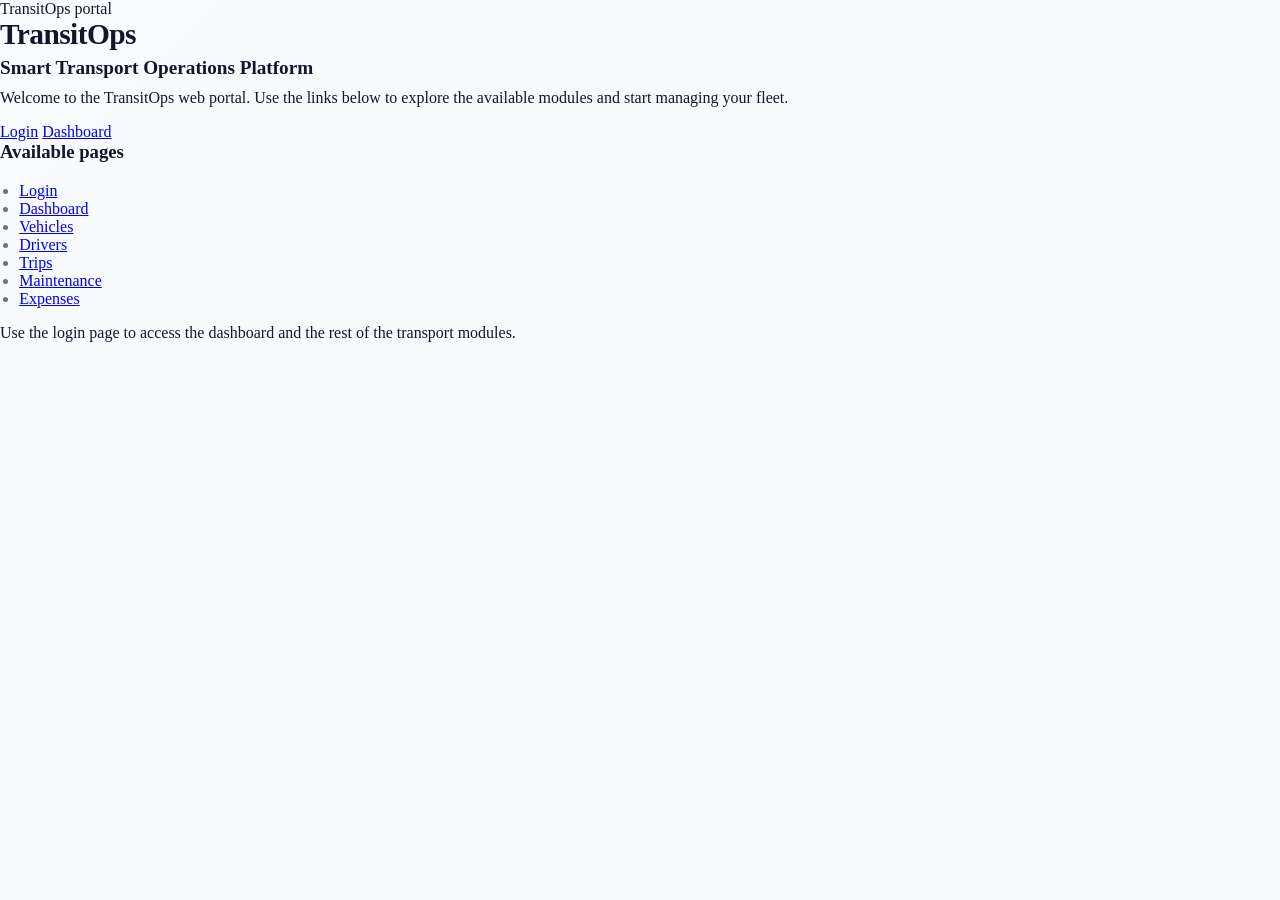
<file: WebContent/index.html>
<!DOCTYPE html>
<html lang="en">
<head>
  <meta charset="UTF-8">
  <meta name="viewport" content="width=device-width, initial-scale=1.0">
  <title>TransitOps Home</title>
  <link rel="stylesheet" href="css/style.css">
</head>
<body>
  <div class="page-shell">
    <div class="hero-card">
      <span class="eyebrow">TransitOps portal</span>
      <h1>TransitOps</h1>
      <h2>Smart Transport Operations Platform</h2>
      <p>Welcome to the TransitOps web portal. Use the links below to explore the available modules and start managing your fleet.</p>
      <div class="hero-actions">
        <a class="btn-primary" href="login.html">Login</a>
        <a class="btn-secondary" href="dashboard.html">Dashboard</a>
      </div>
    </div>

    <div class="panel">
      <h3>Available pages</h3>
      <ul>
        <li><a href="login.html">Login</a></li>
        <li><a href="dashboard.html">Dashboard</a></li>
        <li><a href="vehicles.html">Vehicles</a></li>
        <li><a href="drivers.html">Drivers</a></li>
        <li><a href="trips.html">Trips</a></li>
        <li><a href="maintenance.html">Maintenance</a></li>
        <li><a href="expenses.html">Expenses</a></li>
      </ul>
      <p>Use the login page to access the dashboard and the rest of the transport modules.</p>
    </div>
  </div>
</body>
</html>
</file>
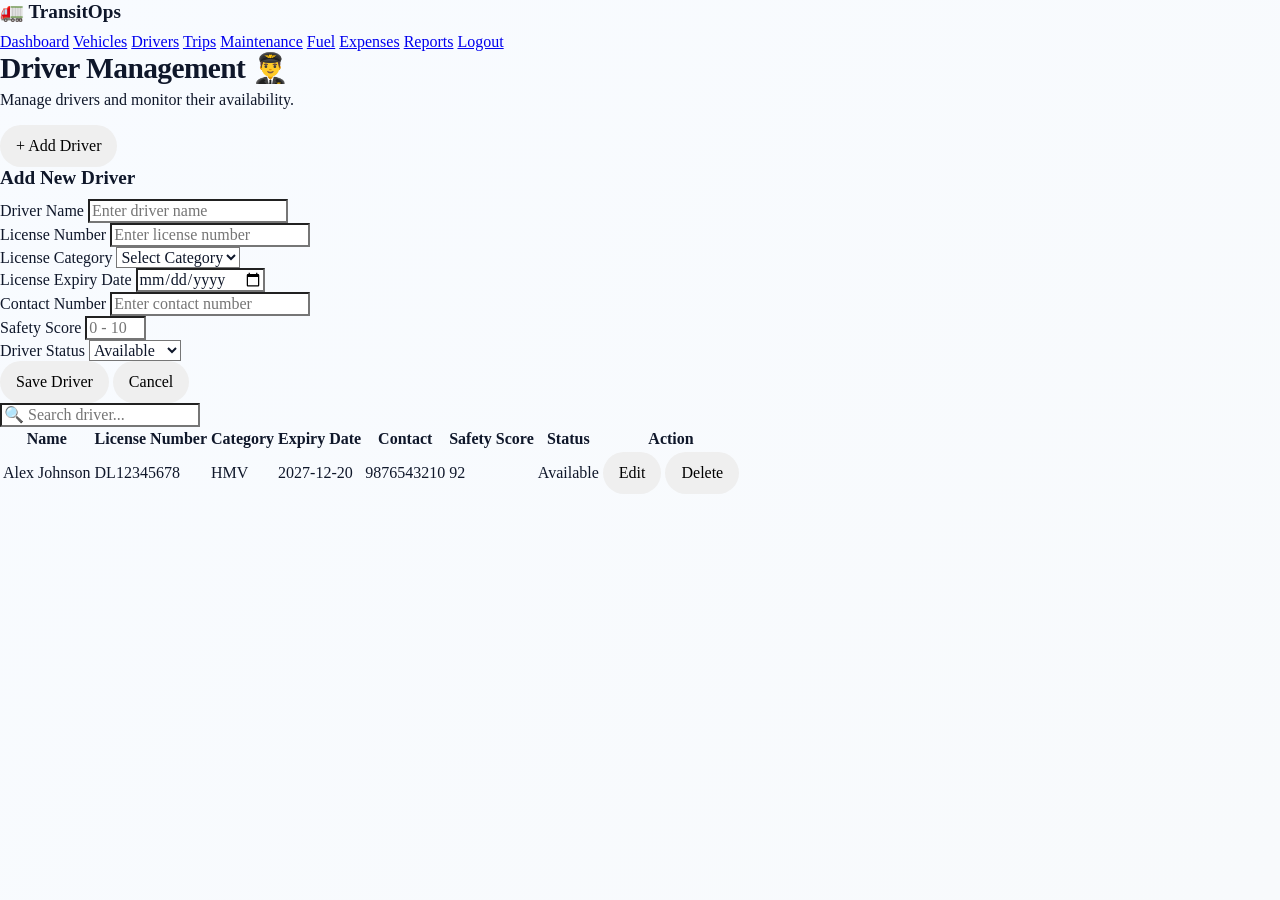
<file: WebContent/drivers.html>
<!DOCTYPE html>
<html lang="en">

<head>
    <meta charset="UTF-8">
    <meta name="viewport" content="width=device-width, initial-scale=1.0">

    <title>Driver Management | TransitOps</title>

    <link rel="stylesheet" href="css/style.css">
</head>

<body>

    <!--Sidebar-->
    <aside class="sidebar">

        <h2>🚛 TransitOps</h2>

        <nav>
            <a href="dashboard.html">Dashboard</a>
            <a href="vehicles.html">Vehicles</a>
            <a href="drivers.html" class="active">Drivers</a>
            <a href="trips.html">Trips</a>
            <a href="maintenance.html">Maintenance</a>
            <a href="fuel.html">Fuel</a>
            <a href="expenses.html">Expenses</a>
            <a href="reports.html">Reports</a>
            <a href="login.html">Logout</a>
        </nav>

    </aside>


    <!-- Main Content -->
    <main class="main-content">

        <!-- Header -->
        <div class="page-header">

            <div>
                <h1>Driver Management 👨‍✈️</h1>
                <p>Manage drivers and monitor their availability.</p>
            </div>

            <button class="add-btn" onclick="showDriverForm()">
                + Add Driver
            </button>

        </div>


        <!-- Add Driver Form -->
        <div class="driver-form" id="driverForm">

            <h2>Add New Driver</h2>

            <form id="addDriverForm">

                <div class="form-grid">

                    <div>
                        <label>Driver Name</label>
                        <input type="text" id="driverName"
                               placeholder="Enter driver name" required>
                    </div>

                    <div>
                        <label>License Number</label>
                        <input type="text" id="licenseNumber"
                               placeholder="Enter license number" required>
                    </div>

                    <div>
                        <label>License Category</label>

                        <select id="licenseCategory" required>
                            <option value="">Select Category</option>
                            <option value="LMV">LMV</option>
                            <option value="HMV">HMV</option>
                            <option value="Transport">Transport</option>
                        </select>
                    </div>

                    <div>
                        <label>License Expiry Date</label>
                        <input type="date" id="expiryDate" required>
                    </div>

                    <div>
                        <label>Contact Number</label>
                        <input type="tel" id="contactNumber"
                               placeholder="Enter contact number" required>
                    </div>

                    <div>
                        <label>Safety Score</label>
                        <input type="number" id="safetyScore"
                               min="0" max="100"
                               placeholder="0 - 100" required>
                    </div>

                    <div>
                        <label>Driver Status</label>

                        <select id="driverStatus" required>
                            <option value="Available">Available</option>
                            <option value="On Trip">On Trip</option>
                            <option value="Off Duty">Off Duty</option>
                            <option value="Suspended">Suspended</option>
                        </select>
                    </div>

                </div>

                <div class="form-buttons">

                    <button type="submit" class="save-btn">
                        Save Driver
                    </button>

                    <button type="button"
                            class="cancel-btn"
                            onclick="hideDriverForm()">
                        Cancel
                    </button>

                </div>

            </form>

        </div>


        <!-- Search -->
        <div class="search-section">

            <input type="text"
                   id="searchDriver"
                   placeholder="🔍 Search driver..."
                   onkeyup="searchDrivers()">

        </div>


        <!-- Driver Table -->
        <div class="table-container">

            <table id="driverTable">

                <thead>

                    <tr>
                        <th>Name</th>
                        <th>License Number</th>
                        <th>Category</th>
                        <th>Expiry Date</th>
                        <th>Contact</th>
                        <th>Safety Score</th>
                        <th>Status</th>
                        <th>Action</th>
                    </tr>

                </thead>

                <tbody id="driverTableBody">

                    <!-- Sample Driver -->

                    <tr>

                        <td>Alex Johnson</td>

                        <td>DL12345678</td>

                        <td>HMV</td>

                        <td>2027-12-20</td>

                        <td>9876543210</td>

                        <td>92</td>

                        <td>
                            <span class="status available">
                                Available
                            </span>
                        </td>

                        <td>

                            <button class="edit-btn">
                                Edit
                            </button>

                            <button class="delete-btn"
                                    onclick="deleteDriver(this)">
                                Delete
                            </button>

                        </td>

                    </tr>

                </tbody>

            </table>

        </div>

    </main>


    <!-- JavaScript -->
    <script>

        // Show Driver Form
        function showDriverForm() {
            document.getElementById("driverForm").style.display = "block";
        }


        // Hide Driver Form
        function hideDriverForm() {
            document.getElementById("driverForm").style.display = "none";
        }


        // Add Driver
        document.getElementById("addDriverForm")
        .addEventListener("submit", function(event) {

            event.preventDefault();

            let name =
                document.getElementById("driverName").value;

            let license =
                document.getElementById("licenseNumber").value;

            let category =
                document.getElementById("licenseCategory").value;

            let expiry =
                document.getElementById("expiryDate").value;

            let contact =
                document.getElementById("contactNumber").value;

            let safety =
                document.getElementById("safetyScore").value;

            let status =
                document.getElementById("driverStatus").value;


            // Check License Expiry

            let today = new Date();

            let expiryDate = new Date(expiry);

            if (expiryDate < today) {

                alert("Driver license has expired!");

                return;
            }


            let table =
                document.getElementById("driverTableBody");


            let newRow = table.insertRow();


            newRow.innerHTML = `

                <td>${name}</td>

                <td>${license}</td>

                <td>${category}</td>

                <td>${expiry}</td>

                <td>${contact}</td>

                <td>${safety}</td>

                <td>
                    <span class="status available">
                        ${status}
                    </span>
                </td>

                <td>

                    <button class="edit-btn">
                        Edit
                    </button>

                    <button class="delete-btn"
                            onclick="deleteDriver(this)">
                        Delete
                    </button>

                </td>

            `;


            alert("Driver Added Successfully!");

            document.getElementById("addDriverForm").reset();

            hideDriverForm();

        });


        // Delete Driver

        function deleteDriver(button) {

            let confirmDelete =
                confirm("Are you sure you want to delete this driver?");


            if (confirmDelete) {

                button.closest("tr").remove();

            }

        }


        // Search Driver

        function searchDrivers() {

            let input =
                document.getElementById("searchDriver")
                .value.toLowerCase();


            let rows =
                document.querySelectorAll("#driverTableBody tr");


            rows.forEach(function(row) {

                let text = row.innerText.toLowerCase();

                if (text.includes(input)) {

                    row.style.display = "";

                }

                else {

                    row.style.display = "none";

                }

            });

        }

    </script>

</body>

</html>
</file>
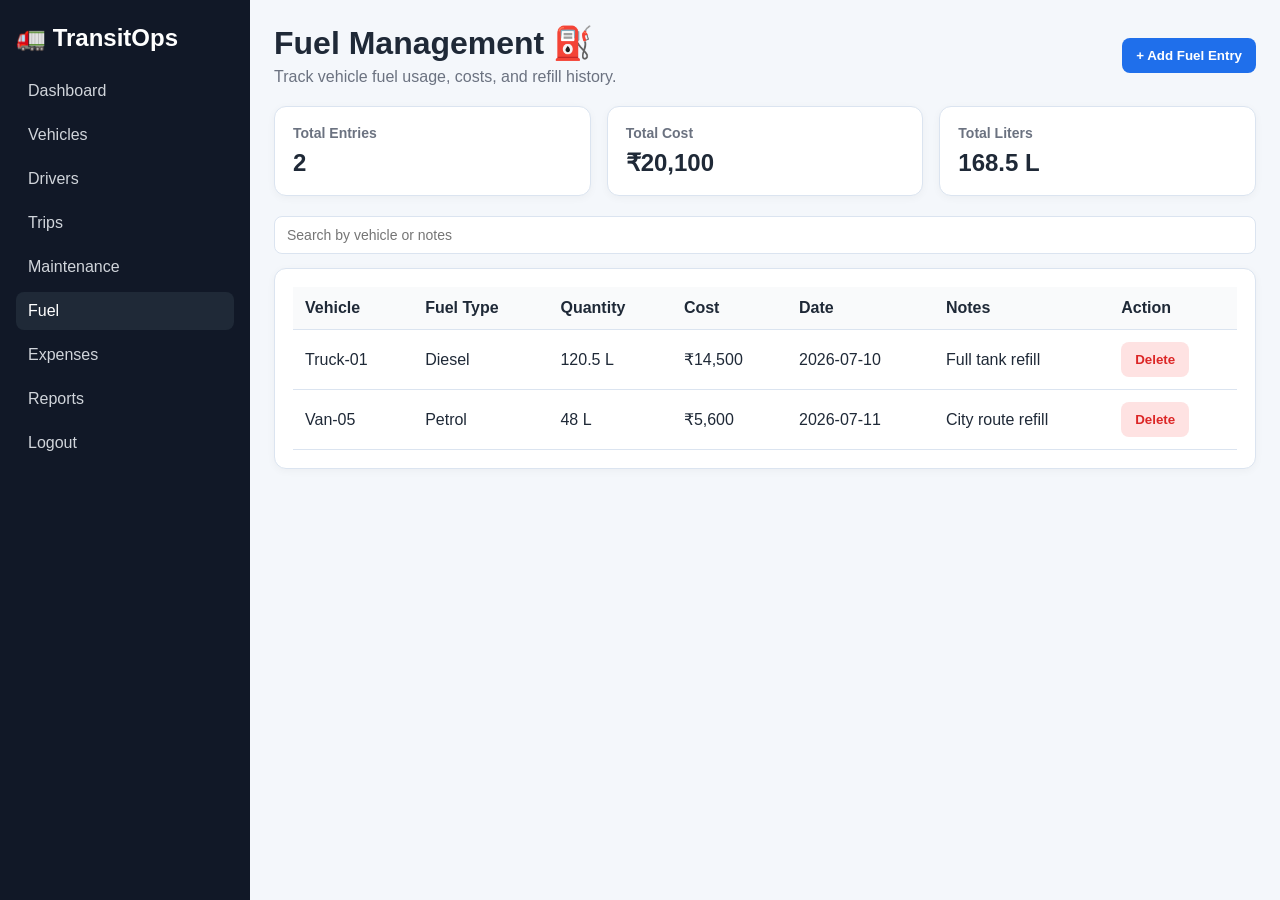
<file: WebContent/fuel.html>
<!DOCTYPE html>
<html lang="en">
<head>
    <meta charset="UTF-8">
    <meta name="viewport" content="width=device-width, initial-scale=1.0">
    <title>Fuel Management | TransitOps</title>
    <style>
        :root {
            --bg: #f4f7fb;
            --card: #ffffff;
            --primary: #1f6feb;
            --primary-dark: #164ea7;
            --text: #1f2937;
            --muted: #6b7280;
            --border: #dbe4f0;
            --danger: #dc2626;
            --success: #16a34a;
        }

        * { box-sizing: border-box; }
        body {
            margin: 0;
            font-family: Arial, sans-serif;
            background: var(--bg);
            color: var(--text);
            display: flex;
        }

        .sidebar {
            width: 250px;
            min-height: 100vh;
            background: #111827;
            color: white;
            padding: 24px 16px;
        }

        .sidebar h2 { margin-top: 0; font-size: 24px; }
        .sidebar a {
            display: block;
            color: #d1d5db;
            text-decoration: none;
            padding: 10px 12px;
            border-radius: 8px;
            margin-bottom: 6px;
        }
        .sidebar a.active, .sidebar a:hover { background: #1f2937; color: white; }

        .main-content { flex: 1; padding: 24px; }
        .page-header {
            display: flex;
            justify-content: space-between;
            align-items: center;
            margin-bottom: 20px;
        }
        .page-header h1 { margin: 0 0 6px; }
        .page-header p { margin: 0; color: var(--muted); }

        .add-btn, .save-btn, .cancel-btn, .delete-btn {
            border: none;
            cursor: pointer;
            border-radius: 8px;
            padding: 10px 14px;
            font-weight: 600;
        }
        .add-btn, .save-btn { background: var(--primary); color: white; }
        .cancel-btn { background: #e5e7eb; color: var(--text); }
        .delete-btn { background: #fee2e2; color: var(--danger); }

        .summary-grid {
            display: grid;
            grid-template-columns: repeat(3, minmax(180px, 1fr));
            gap: 16px;
            margin-bottom: 20px;
        }
        .summary-card, .panel, .table-card {
            background: var(--card);
            border: 1px solid var(--border);
            border-radius: 12px;
            padding: 18px;
            box-shadow: 0 2px 8px rgba(0,0,0,0.04);
        }
        .summary-card h3 { margin: 0 0 8px; color: var(--muted); font-size: 14px; }
        .summary-card h2 { margin: 0; font-size: 24px; }

        .panel { margin-bottom: 20px; }
        .panel h3 { margin-top: 0; }
        .form-grid {
            display: grid;
            grid-template-columns: repeat(2, 1fr);
            gap: 16px;
        }
        label { display: block; margin-bottom: 6px; font-weight: 600; }
        input, select, textarea {
            width: 100%;
            padding: 10px 12px;
            border: 1px solid var(--border);
            border-radius: 8px;
            font-size: 14px;
        }
        textarea { min-height: 90px; resize: vertical; }
        .form-actions { display: flex; gap: 10px; margin-top: 16px; }

        .search-section {
            display: flex;
            gap: 12px;
            margin-bottom: 14px;
        }
        .search-section input { flex: 1; }

        table { width: 100%; border-collapse: collapse; }
        th, td { padding: 12px; border-bottom: 1px solid var(--border); text-align: left; }
        th { background: #f9fafb; }

        @media (max-width: 900px) {
            body { flex-direction: column; }
            .sidebar { width: 100%; min-height: auto; }
            .summary-grid, .form-grid { grid-template-columns: 1fr; }
        }
    </style>
</head>
<body>
    <aside class="sidebar">
        <h2>🚛 TransitOps</h2>
        <nav>
            <a href="dashboard.html">Dashboard</a>
            <a href="vehicles.html">Vehicles</a>
            <a href="drivers.html">Drivers</a>
            <a href="trips.html">Trips</a>
            <a href="maintenance.html">Maintenance</a>
            <a href="fuel.html" class="active">Fuel</a>
            <a href="expenses.html">Expenses</a>
            <a href="reports.html">Reports</a>
            <a href="login.html">Logout</a>
        </nav>
    </aside>

    <main class="main-content">
        <div class="page-header">
            <div>
                <h1>Fuel Management ⛽</h1>
                <p>Track vehicle fuel usage, costs, and refill history.</p>
            </div>
            <button class="add-btn" id="toggleFormBtn">+ Add Fuel Entry</button>
        </div>

        <div class="summary-grid">
            <div class="summary-card">
                <h3>Total Entries</h3>
                <h2 id="totalEntries">0</h2>
            </div>
            <div class="summary-card">
                <h3>Total Cost</h3>
                <h2 id="totalCost">₹0</h2>
            </div>
            <div class="summary-card">
                <h3>Total Liters</h3>
                <h2 id="totalLiters">0 L</h2>
            </div>
        </div>

        <div class="panel" id="formPanel" style="display:none;">
            <h3>Add Fuel Entry</h3>
            <form id="fuelForm">
                <div class="form-grid">
                    <div>
                        <label for="vehicleNumber">Vehicle</label>
                        <select id="vehicleNumber" required>
                            <option value="">Select Vehicle</option>
                            <option value="Truck-01">Truck-01</option>
                            <option value="Truck-02">Truck-02</option>
                            <option value="Van-05">Van-05</option>
                        </select>
                    </div>
                    <div>
                        <label for="fuelType">Fuel Type</label>
                        <select id="fuelType" required>
                            <option value="">Select Type</option>
                            <option value="Diesel">Diesel</option>
                            <option value="Petrol">Petrol</option>
                            <option value="CNG">CNG</option>
                            <option value="Electric">Electric</option>
                        </select>
                    </div>
                    <div>
                        <label for="quantity">Quantity (Liters)</label>
                        <input type="number" id="quantity" min="1" step="0.1" required>
                    </div>
                    <div>
                        <label for="cost">Cost (₹)</label>
                        <input type="number" id="cost" min="1" step="0.01" required>
                    </div>
                    <div>
                        <label for="entryDate">Date</label>
                        <input type="date" id="entryDate" required>
                    </div>
                    <div>
                        <label for="notes">Notes</label>
                        <textarea id="notes" placeholder="Refill / service / route note"></textarea>
                    </div>
                </div>
                <div class="form-actions">
                    <button type="submit" class="save-btn">Save Entry</button>
                    <button type="button" class="cancel-btn" id="cancelBtn">Cancel</button>
                </div>
            </form>
        </div>

        <div class="search-section">
            <input type="text" id="searchFuel" placeholder="Search by vehicle or notes">
        </div>

        <div class="table-card">
            <table>
                <thead>
                    <tr>
                        <th>Vehicle</th>
                        <th>Fuel Type</th>
                        <th>Quantity</th>
                        <th>Cost</th>
                        <th>Date</th>
                        <th>Notes</th>
                        <th>Action</th>
                    </tr>
                </thead>
                <tbody id="fuelTableBody"></tbody>
            </table>
        </div>
    </main>

    <script>
        const initialEntries = [
            { vehicleNumber: 'Truck-01', fuelType: 'Diesel', quantity: 120.5, cost: 14500, date: '2026-07-10', notes: 'Full tank refill' },
            { vehicleNumber: 'Van-05', fuelType: 'Petrol', quantity: 48, cost: 5600, date: '2026-07-11', notes: 'City route refill' }
        ];

        let fuelEntries = [...initialEntries];
        const fuelTableBody = document.getElementById('fuelTableBody');
        const searchInput = document.getElementById('searchFuel');
        const formPanel = document.getElementById('formPanel');
        const fuelForm = document.getElementById('fuelForm');

        function formatCurrency(value) {
            return '₹' + Number(value).toLocaleString('en-IN');
        }

        function renderEntries() {
            const query = searchInput.value.toLowerCase();
            const filtered = fuelEntries.filter(entry =>
                entry.vehicleNumber.toLowerCase().includes(query) ||
                entry.notes.toLowerCase().includes(query)
            );

            fuelTableBody.innerHTML = '';

            if (filtered.length === 0) {
                fuelTableBody.innerHTML = '<tr><td colspan="7">No fuel entries found.</td></tr>';
                return;
            }

            filtered.forEach((entry, index) => {
                const row = document.createElement('tr');
                row.innerHTML = `
                    <td>${entry.vehicleNumber}</td>
                    <td>${entry.fuelType}</td>
                    <td>${entry.quantity} L</td>
                    <td>${formatCurrency(entry.cost)}</td>
                    <td>${entry.date}</td>
                    <td>${entry.notes}</td>
                    <td>
                        <button class="delete-btn" onclick="deleteEntry(${index})">Delete</button>
                    </td>
                `;
                fuelTableBody.appendChild(row);
            });
        }

        function updateSummary() {
            document.getElementById('totalEntries').textContent = fuelEntries.length;
            document.getElementById('totalCost').textContent = formatCurrency(fuelEntries.reduce((sum, entry) => sum + entry.cost, 0));
            document.getElementById('totalLiters').textContent = fuelEntries.reduce((sum, entry) => sum + entry.quantity, 0).toFixed(1) + ' L';
        }

        function deleteEntry(index) {
            fuelEntries.splice(index, 1);
            renderEntries();
            updateSummary();
        }

        document.getElementById('toggleFormBtn').addEventListener('click', () => {
            formPanel.style.display = formPanel.style.display === 'none' ? 'block' : 'none';
        });

        document.getElementById('cancelBtn').addEventListener('click', () => {
            formPanel.style.display = 'none';
            fuelForm.reset();
        });

        fuelForm.addEventListener('submit', function (event) {
            event.preventDefault();

            const newEntry = {
                vehicleNumber: document.getElementById('vehicleNumber').value,
                fuelType: document.getElementById('fuelType').value,
                quantity: parseFloat(document.getElementById('quantity').value),
                cost: parseFloat(document.getElementById('cost').value),
                date: document.getElementById('entryDate').value,
                notes: document.getElementById('notes').value || 'No notes'
            };

            fuelEntries.push(newEntry);
            fuelForm.reset();
            formPanel.style.display = 'none';
            renderEntries();
            updateSummary();
        });

        searchInput.addEventListener('input', renderEntries);
        renderEntries();
        updateSummary();
    </script>
</body>
</html>
</file>
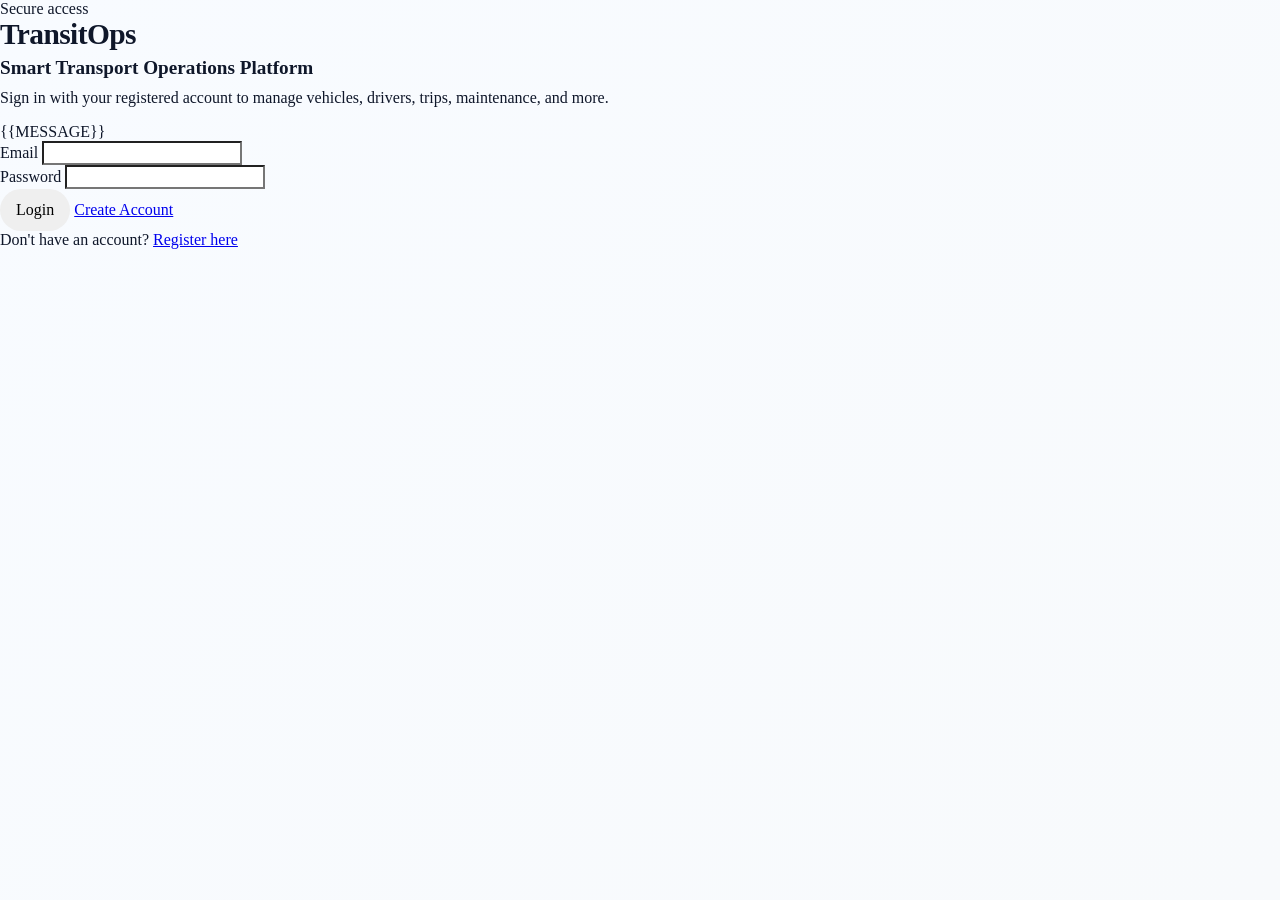
<file: WebContent/login.html>
<!DOCTYPE html>
<html lang="en">
<head>
  <meta charset="UTF-8">
  <meta name="viewport" content="width=device-width, initial-scale=1.0">
  <title>TransitOps Login</title>
  <link rel="stylesheet" href="css/style.css">
</head>
<body>
  <div class="page-shell">
    <div class="hero-card auth-card">
      <span class="eyebrow">Secure access</span>
      <h1>TransitOps</h1>
      <h2>Smart Transport Operations Platform</h2>
      <p>Sign in with your registered account to manage vehicles, drivers, trips, maintenance, and more.</p>
      {{MESSAGE}}
      <form action="/login" method="post" class="panel">
        <div class="form-grid">
          <div>
            <label for="email">Email</label>
            <input type="email" id="email" name="email" required>
          </div>
          <div>
            <label for="password">Password</label>
            <input type="password" id="password" name="password" required>
          </div>
        </div>
        <div class="form-buttons">
          <button type="submit" class="btn-primary">Login</button>
          <a class="btn-secondary" href="register.html">Create Account</a>
        </div>
      </form>
      <p class="auth-footer">Don't have an account? <a href="register.html">Register here</a></p>
    </div>
  </div>
</body>
</html>
</file>
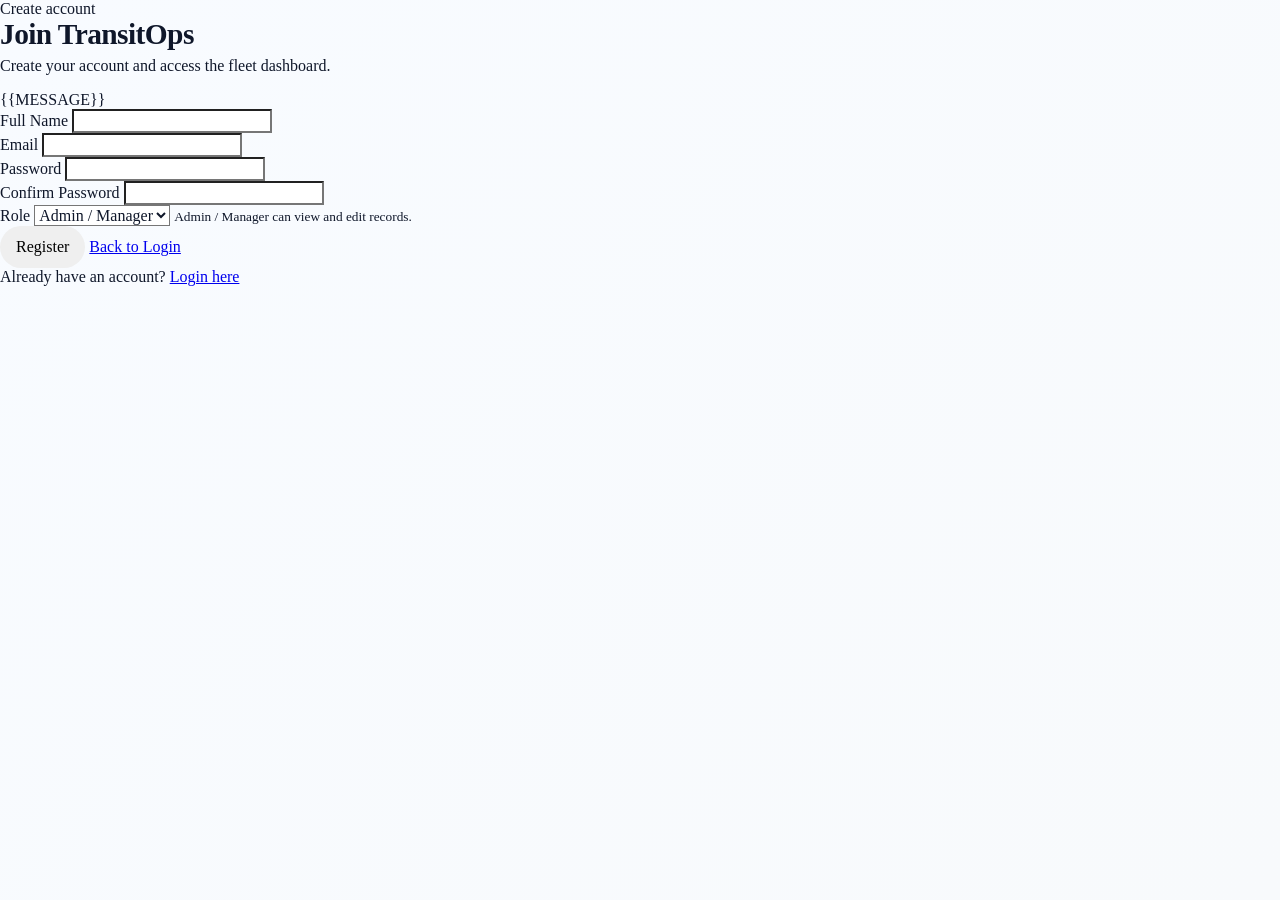
<file: WebContent/register.html>
<!DOCTYPE html>
<html lang="en">
<head>
  <meta charset="UTF-8">
  <meta name="viewport" content="width=device-width, initial-scale=1.0">
  <title>TransitOps Register</title>
  <link rel="stylesheet" href="css/style.css">
</head>
<body>
  <div class="page-shell">
    <div class="hero-card auth-card">
      <span class="eyebrow">Create account</span>
      <h1>Join TransitOps</h1>
      <p>Create your account and access the fleet dashboard.</p>
      {{MESSAGE}}
      <form action="/register" method="post" class="panel">
        <div class="form-grid">
          <div>
            <label for="fullName">Full Name</label>
            <input type="text" id="fullName" name="fullName" required>
          </div>
          <div>
            <label for="email">Email</label>
            <input type="email" id="email" name="email" required>
          </div>
          <div>
            <label for="password">Password</label>
            <input type="password" id="password" name="password" required>
          </div>
          <div>
            <label for="confirmPassword">Confirm Password</label>
            <input type="password" id="confirmPassword" name="confirmPassword" required>
          </div>
          <div>
            <label for="role">Role</label>
            <select id="role" name="role" required>
              <option value="Admin">Admin / Manager</option>
              <option value="Driver">Driver</option>
            </select>
            <small class="field-hint">Admin / Manager can view and edit records.</small>
          </div>
        </div>
        <div class="form-buttons">
          <button type="submit" class="btn-primary">Register</button>
          <a class="btn-secondary" href="login.html">Back to Login</a>
        </div>
      </form>
      <p class="auth-footer">Already have an account? <a href="login.html">Login here</a></p>
    </div>
  </div>
</body>
</html>
</file>
<file: WebContent/css/style.css>
:root {
<<<<<<< HEAD
  --bg: radial-gradient(circle at top left, #203a5d 0%, #0f172a 45%, #020617 100%);
  --surface: rgba(255, 255, 255, 0.97);
  --surface-muted: #eef2ff;
  --primary: #7c3aed;
  --primary-dark: #4c1d95;
  --accent: #14b8a6;
  --text: #0f172a;
  --text-strong: #111827;
  --muted: #475569;
  --border: #dbe4ff;
  --success: #16a34a;
  --warning: #d97706;
  --danger: #dc2626;
  --shadow: 0 24px 60px rgba(2, 8, 23, 0.26);
=======
  --primary: #2563EB;
  --secondary: #3B82F6;
  --sidebar: #1E293B;
  --bg: #F8FAFC;
  --card: #FFFFFF;
  --text: #0F172A;
  --muted: #64748B;
  --border: #E2E8F0;
  --success: #22C55E;
  --warning: #F59E0B;
  --danger: #EF4444;
  --shadow: 0 12px 35px rgba(15, 23, 42, 0.08);
  --shadow-lg: 0 22px 50px rgba(15, 23, 42, 0.12);
  --radius: 14px;
  --transition: all 0.24s ease;
}

/* Base reset */
* {
  box-sizing: border-box;
>>>>>>> 1707cee8ac3235693ac2338d20be2be6d7bf746d
}

* { box-sizing: border-box; }
body {
  margin: 0;
<<<<<<< HEAD
  font-family: "Inter", "Segoe UI", Arial, sans-serif;
  background: var(--bg);
  color: var(--text-strong);
=======
  font-family: Inter, Arial, sans-serif;
  background: linear-gradient(135deg, #f8fbff 0%, var(--bg) 100%);
  color: var(--text);
>>>>>>> 1707cee8ac3235693ac2338d20be2be6d7bf746d
  line-height: 1.6;
  min-height: 100vh;
}

<<<<<<< HEAD
a { color: var(--primary); text-decoration: none; }
a:hover { color: var(--accent); }
h1, h2, h3, p { margin-top: 0; }
button, input, select, textarea { font: inherit; }
button {
  border: none;
  cursor: pointer;
  border-radius: 999px;
  padding: 0.75rem 1rem;
  transition: transform 0.15s ease, box-shadow 0.15s ease;
}
button:hover { transform: translateY(-1px); }
input, select, textarea {
=======
a {
  color: var(--primary);
  text-decoration: none;
  transition: color 0.2s ease;
}

a:hover {
  color: var(--secondary);
}

button,
input,
select,
textarea {
  font: inherit;
}

button {
  border: none;
  cursor: pointer;
  transition: var(--transition);
}

input,
select,
textarea {
>>>>>>> 1707cee8ac3235693ac2338d20be2be6d7bf746d
  width: 100%;
  padding: 0.9rem 1rem;
  border: 1px solid var(--border);
<<<<<<< HEAD
  border-radius: 14px;
  background: #ffffff;
  color: var(--text-strong);
  box-shadow: inset 0 1px 2px rgba(15, 23, 42, 0.05);
}
input::placeholder, textarea::placeholder { color: #64748b; }
input:focus, select:focus, textarea:focus { outline: 2px solid rgba(124, 58, 237, 0.18); border-color: var(--primary); }
=======
  border-radius: 12px;
  background: var(--card);
  color: var(--text);
  transition: var(--transition);
}

input:focus,
select:focus,
textarea:focus {
  outline: none;
  border-color: var(--primary);
  box-shadow: 0 0 0 4px rgba(37, 99, 235, 0.12);
}

ul {
  padding-left: 1.2rem;
  color: var(--muted);
}

h1, h2, h3, p {
  margin-top: 0;
}

h1 {
  font-size: clamp(1.7rem, 2.3vw, 2.3rem);
  margin-bottom: 0.4rem;
  letter-spacing: -0.02em;
}

h2 {
  font-size: 1.2rem;
  margin-bottom: 0.6rem;
}

/* Layout shell */
>>>>>>> 1707cee8ac3235693ac2338d20be2be6d7bf746d
.page-shell {
  max-width: 1280px;
  margin: 0 auto;
  padding: 32px 24px 48px;
}
<<<<<<< HEAD
.hero-card, .panel, .card, .table-container, .table-panel {
  background: var(--surface);
=======

.hero-card,
.panel,
.card,
.summary-card,
.stat-card,
.table-container,
.table-panel,
.driver-form,
.expense-form {
  background: var(--card);
>>>>>>> 1707cee8ac3235693ac2338d20be2be6d7bf746d
  border: 1px solid var(--border);
  border-radius: 24px;
  box-shadow: var(--shadow);
}
<<<<<<< HEAD
.hero-card { padding: 2rem; margin-bottom: 1.5rem; }
.hero-card .eyebrow {
  display: inline-block;
  margin-bottom: 0.5rem;
  padding: 0.35rem 0.75rem;
  border-radius: 999px;
  background: rgba(124, 58, 237, 0.12);
  color: var(--primary-dark);
=======

.hero-card {
  padding: 32px;
  margin-bottom: 24px;
  position: relative;
  overflow: hidden;
}

.hero-card::before {
  content: "";
  position: absolute;
  inset: 0;
  background: radial-gradient(circle at top right, rgba(37, 99, 235, 0.16), transparent 38%);
  pointer-events: none;
}

.hero-card .eyebrow {
  display: inline-block;
  margin-bottom: 10px;
  padding: 0.42rem 0.75rem;
  border-radius: 999px;
  background: rgba(37, 99, 235, 0.1);
  color: var(--primary);
  font-size: 0.75rem;
>>>>>>> 1707cee8ac3235693ac2338d20be2be6d7bf746d
  font-weight: 700;
  letter-spacing: 0.1em;
  text-transform: uppercase;
}
<<<<<<< HEAD
.hero-card h1, .hero-card h2, .panel h2, .card h3 { color: var(--text-strong); }
.hero-card p { color: var(--muted); }
.hero-actions, .form-buttons { display: flex; flex-wrap: wrap; gap: 0.75rem; margin-top: 1rem; }
.btn-primary, .add-btn, .save-btn {
  background: linear-gradient(135deg, var(--primary), var(--accent));
  color: #fff;
  box-shadow: 0 10px 24px rgba(124, 58, 237, 0.22);
}
.btn-secondary, .cancel-btn {
  background: var(--surface-muted);
  color: var(--text-strong);
=======

.hero-card p {
  color: var(--muted);
  max-width: 760px;
}

.hero-actions {
  display: flex;
  flex-wrap: wrap;
  gap: 12px;
  margin-top: 16px;
}

/* Buttons */
.btn-primary,
.add-btn,
.save-btn {
  background: linear-gradient(135deg, var(--primary), var(--secondary));
  color: #fff;
  padding: 0.82rem 1.1rem;
  border-radius: 999px;
  font-weight: 600;
  box-shadow: 0 10px 24px rgba(37, 99, 235, 0.2);
}

.btn-primary:hover,
.add-btn:hover,
.save-btn:hover {
  transform: translateY(-2px);
  box-shadow: 0 14px 28px rgba(37, 99, 235, 0.24);
}

.btn-secondary,
.cancel-btn {
  background: #fff;
  color: var(--text);
>>>>>>> 1707cee8ac3235693ac2338d20be2be6d7bf746d
  border: 1px solid var(--border);
  padding: 0.82rem 1.1rem;
  border-radius: 999px;
  font-weight: 600;
}
<<<<<<< HEAD
.grid { display: grid; grid-template-columns: repeat(2, minmax(220px, 1fr)); gap: 1rem; }
.card { padding: 1rem 1.1rem; }
.card h3 { color: var(--muted); margin-bottom: 0.25rem; }
.stat-value { font-size: 1.45rem; font-weight: 700; margin: 0; color: var(--text-strong); }
.panel { padding: 1.2rem; margin-top: 1rem; }
.form-grid { display: grid; grid-template-columns: repeat(2, minmax(220px, 1fr)); gap: 1rem; }
.form-grid > div { display: flex; flex-direction: column; }
label { font-weight: 600; margin-bottom: 0.35rem; color: var(--text-strong); }
.field-hint { display: block; margin-top: 0.35rem; color: var(--muted); font-size: 0.9rem; }
.feature-grid { display: grid; grid-template-columns: repeat(2, minmax(220px, 1fr)); gap: 1rem; margin-top: 1rem; }
.feature-card {
  display: block;
  padding: 1.1rem;
  border-radius: 20px;
  background: linear-gradient(135deg, #f5f3ff 0%, #ecfeff 100%);
  color: var(--text-strong);
=======

.btn-secondary:hover,
.cancel-btn:hover {
  transform: translateY(-2px);
  box-shadow: var(--shadow);
}

/* Cards and sections */
.grid {
  display: grid;
  grid-template-columns: repeat(2, minmax(240px, 1fr));
  gap: 16px;
}

.summary-card,
.stat-card,
.card {
  padding: 20px;
  border-top: 3px solid var(--primary);
  position: relative;
  overflow: hidden;
}

.summary-card:hover,
.stat-card:hover,
.card:hover,
.panel:hover {
  transform: translateY(-2px);
  box-shadow: var(--shadow-lg);
}

.summary-card h3,
.stat-label {
  font-size: 0.88rem;
  color: var(--muted);
  margin: 0 0 8px;
}

.summary-card h2,
.stat-value {
  font-size: 1.45rem;
  margin: 0;
  font-weight: 700;
}

.panel {
  padding: 22px;
  margin-top: 18px;
}

.panel h2 {
  margin-bottom: 12px;
}

/* Forms */
.form-grid {
  display: grid;
  grid-template-columns: repeat(2, minmax(220px, 1fr));
  gap: 16px;
}

.form-grid > div {
  display: flex;
  flex-direction: column;
  gap: 6px;
}

label {
  font-weight: 600;
  color: var(--text);
  font-size: 0.95rem;
}

.form-buttons {
  display: flex;
  gap: 12px;
  flex-wrap: wrap;
  margin-top: 16px;
}

/* Search and filter */
.search-section {
  display: flex;
  flex-wrap: wrap;
  gap: 12px;
  margin: 20px 0 16px;
}

.search-section input {
  flex: 1 1 260px;
}

.search-section select {
  flex: 0 0 220px;
}

/* Tables */
table {
  width: 100%;
  border-collapse: collapse;
  background: var(--card);
}

th,
td {
  text-align: left;
  padding: 14px 12px;
  border-bottom: 1px solid var(--border);
  vertical-align: middle;
}

th {
  background: #f8fbff;
  color: var(--muted);
  font-size: 0.78rem;
  letter-spacing: 0.08em;
  text-transform: uppercase;
  position: sticky;
  top: 0;
  z-index: 1;
}

tbody tr:nth-child(even) {
  background: rgba(248, 250, 252, 0.7);
}

tbody tr:hover {
  background: rgba(37, 99, 235, 0.04);
}

.status {
  display: inline-block;
  padding: 0.34rem 0.7rem;
  border-radius: 999px;
  font-size: 0.8rem;
>>>>>>> 1707cee8ac3235693ac2338d20be2be6d7bf746d
  font-weight: 700;
  border: 1px solid #e9e3ff;
}
.message { padding: 0.8rem 1rem; border-radius: 14px; margin-bottom: 1rem; }
.message.success { background: #ecfdf3; color: #166534; }
.message.error { background: #fef2f2; color: #991b1b; }
.auth-card { max-width: 720px; margin: 2rem auto; }
.auth-card .panel { margin-top: 1.2rem; }
.auth-footer {
  margin-top: 1rem;
  text-align: center;
  color: var(--muted);
  font-weight: 600;
}
.auth-footer a { color: var(--primary); }
.status.available,
.status.active {
  background: rgba(34, 197, 94, 0.12);
  color: var(--success);
}

.status.on-trip {
  background: rgba(37, 99, 235, 0.12);
  color: var(--primary);
}

.status.off-duty,
.status.in-maintenance,
.status.inactive {
  background: rgba(245, 158, 11, 0.12);
  color: var(--warning);
}

.status.suspended {
  background: rgba(239, 68, 68, 0.12);
  color: var(--danger);
}

.notice {
  padding: 12px 14px;
  border-radius: 12px;
  background: rgba(37, 99, 235, 0.08);
  border: 1px solid rgba(37, 99, 235, 0.12);
  color: var(--primary);
  margin-bottom: 12px;
}

/* Sidebar for dashboard-style pages */
.sidebar {
  position: fixed;
  top: 0;
  left: 0;
  width: 260px;
  height: 100vh;
  background: var(--sidebar);
  color: #fff;
  padding: 24px 18px;
  display: flex;
  flex-direction: column;
  box-shadow: 18px 0 40px rgba(15, 23, 42, 0.15);
  z-index: 10;
}

.sidebar h2 {
  font-size: 1.25rem;
  margin: 0 0 24px;
  color: #fff;
}

.sidebar nav {
  display: flex;
  flex-direction: column;
  gap: 8px;
}

.sidebar nav a {
  color: #cbd5e1;
  padding: 11px 13px;
  border-radius: 12px;
  display: flex;
  align-items: center;
  gap: 10px;
  transition: var(--transition);
}

.sidebar nav a:hover,
.sidebar nav a.active {
  background: rgba(255, 255, 255, 0.1);
  color: #fff;
  transform: translateX(3px);
}

.main-content {
  margin-left: 260px;
  min-height: 100vh;
  padding: 24px 24px 40px;
  background: transparent;
}

.page-header {
  display: flex;
  justify-content: space-between;
  align-items: center;
  gap: 16px;
  margin-bottom: 20px;
}

.page-header h1 {
  margin: 0;
}

.page-header p {
  margin: 8px 0 0;
  color: var(--muted);
}

.driver-form,
.expense-form {
  padding: 22px;
  margin-bottom: 18px;
}

.expense-summary {
  display: grid;
  grid-template-columns: repeat(2, minmax(220px, 1fr));
  gap: 16px;
  margin-bottom: 20px;
}

.table-container {
  padding: 16px;
  overflow: auto;
}

.table-container table {
  min-width: 720px;
}

.edit-btn,
.delete-btn {
  padding: 0.6rem 0.8rem;
  border-radius: 999px;
  font-size: 0.86rem;
  font-weight: 600;
  margin-right: 6px;
}

.edit-btn {
  background: #eff6ff;
  color: var(--primary);
}

.delete-btn {
  background: #fef2f2;
  color: var(--danger);
}

.edit-btn:hover,
.delete-btn:hover {
  transform: translateY(-1px);
}

.modal-overlay {
  display: none;
  position: fixed;
  inset: 0;
  background: rgba(15, 23, 42, 0.58);
  padding: 16px;
  align-items: center;
  justify-content: center;
  z-index: 1000;
}

.modal {
  width: min(860px, 100%);
  background: var(--card);
  border-radius: 18px;
  box-shadow: var(--shadow-lg);
  overflow: hidden;
}

.modal-header,
.modal-footer {
  display: flex;
  justify-content: space-between;
  align-items: center;
  padding: 16px 20px;
}

.modal-header {
  border-bottom: 1px solid var(--border);
}

.modal-footer {
  border-top: 1px solid var(--border);
}

.modal-body {
  padding: 20px;
}

.modal-close {
  background: transparent;
  color: var(--muted);
  font-size: 1.4rem;
  padding: 0 5px;
}

.modal-close:hover {
  color: var(--text);
}

/* Responsive behavior */
@media (max-width: 1024px) {
  .main-content {
    margin-left: 0;
  }

  .sidebar {
    position: sticky;
    top: 0;
    width: 100%;
    height: auto;
  }

  .sidebar nav {
    flex-direction: row;
    flex-wrap: wrap;
  }

  .sidebar h2 {
    margin-bottom: 12px;
  }
}

@media (max-width: 900px) {
  .grid,
  .form-grid,
<<<<<<< HEAD
  .feature-grid {
=======
  .expense-summary {
>>>>>>> 1707cee8ac3235693ac2338d20be2be6d7bf746d
    grid-template-columns: 1fr;
  }

  .page-shell {
    padding: 20px 14px 32px;
  }

  .page-header {
    flex-direction: column;
    align-items: flex-start;
  }

  .hero-card {
    padding: 24px;
  }

  .table-container {
    padding: 12px;
  }

  .search-section {
    flex-direction: column;
  }

  .search-section select,
  .search-section input {
    width: 100%;
  }
}
</file>
